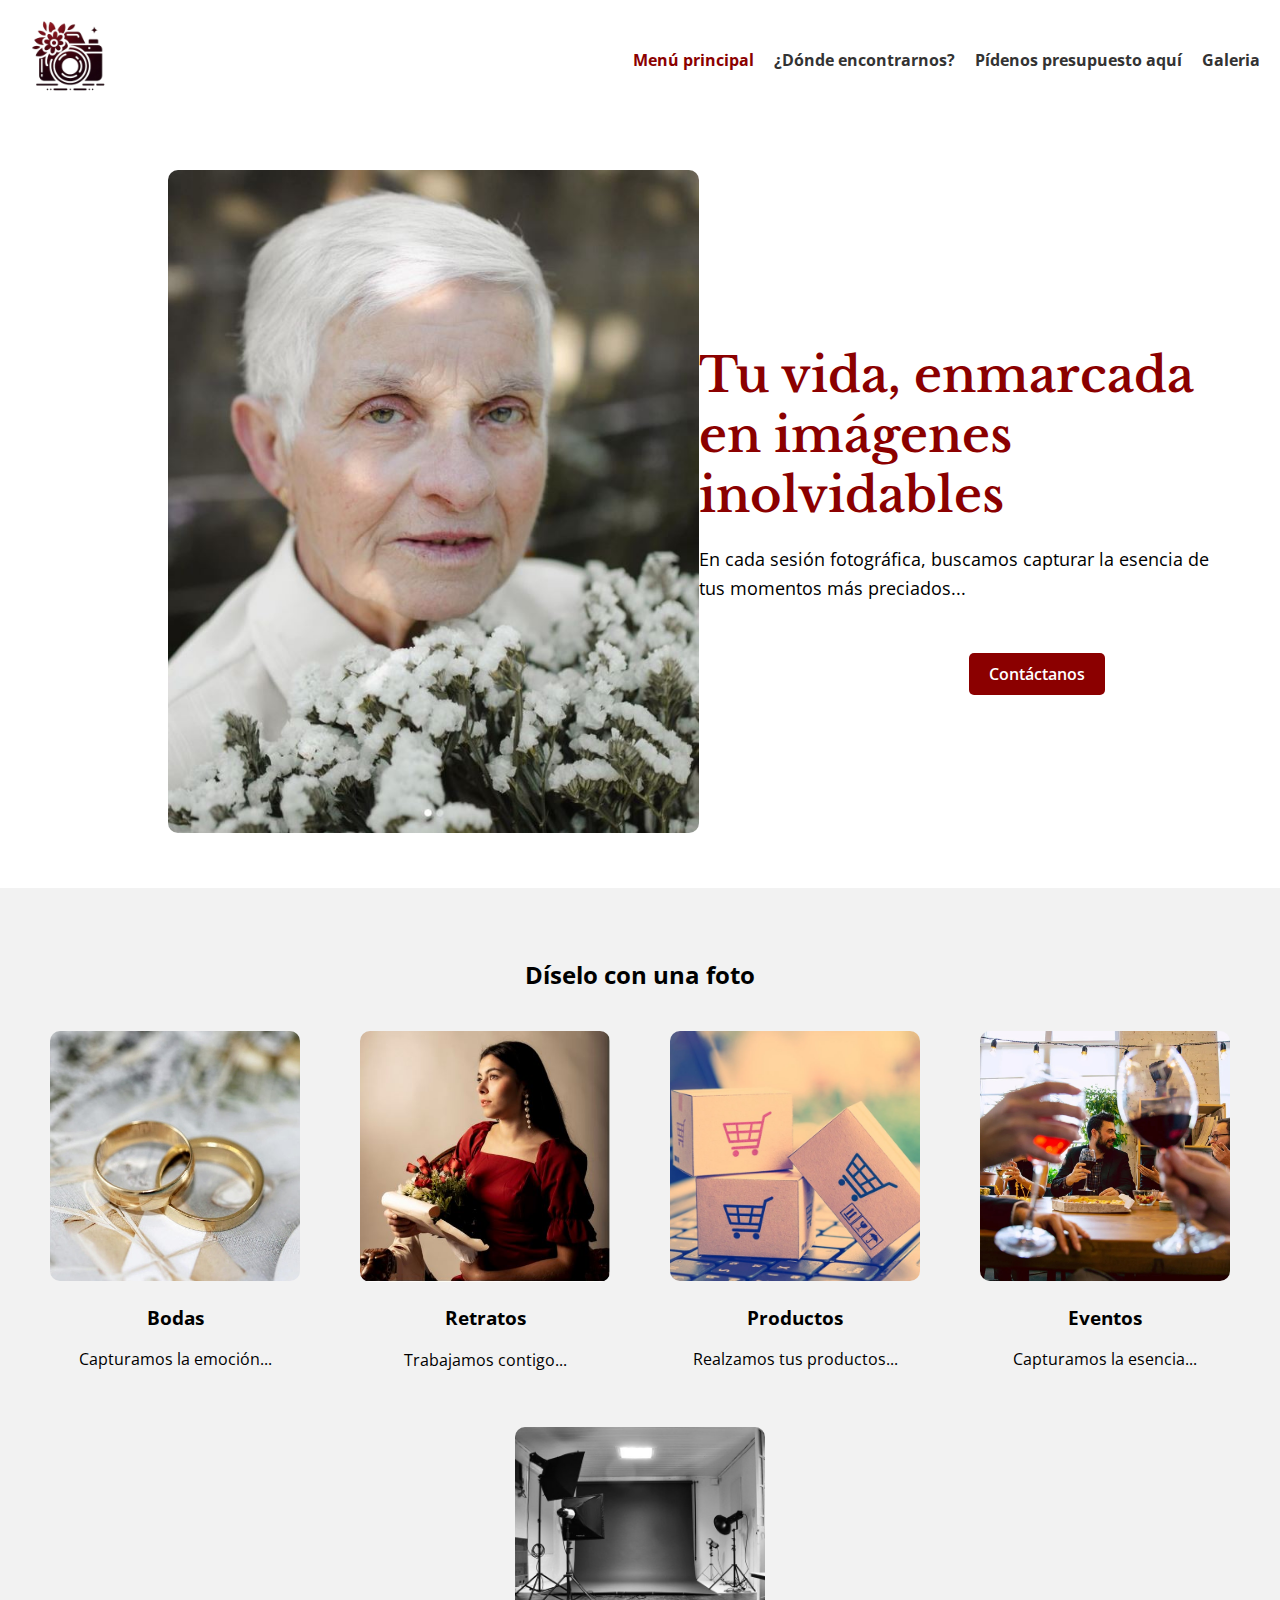
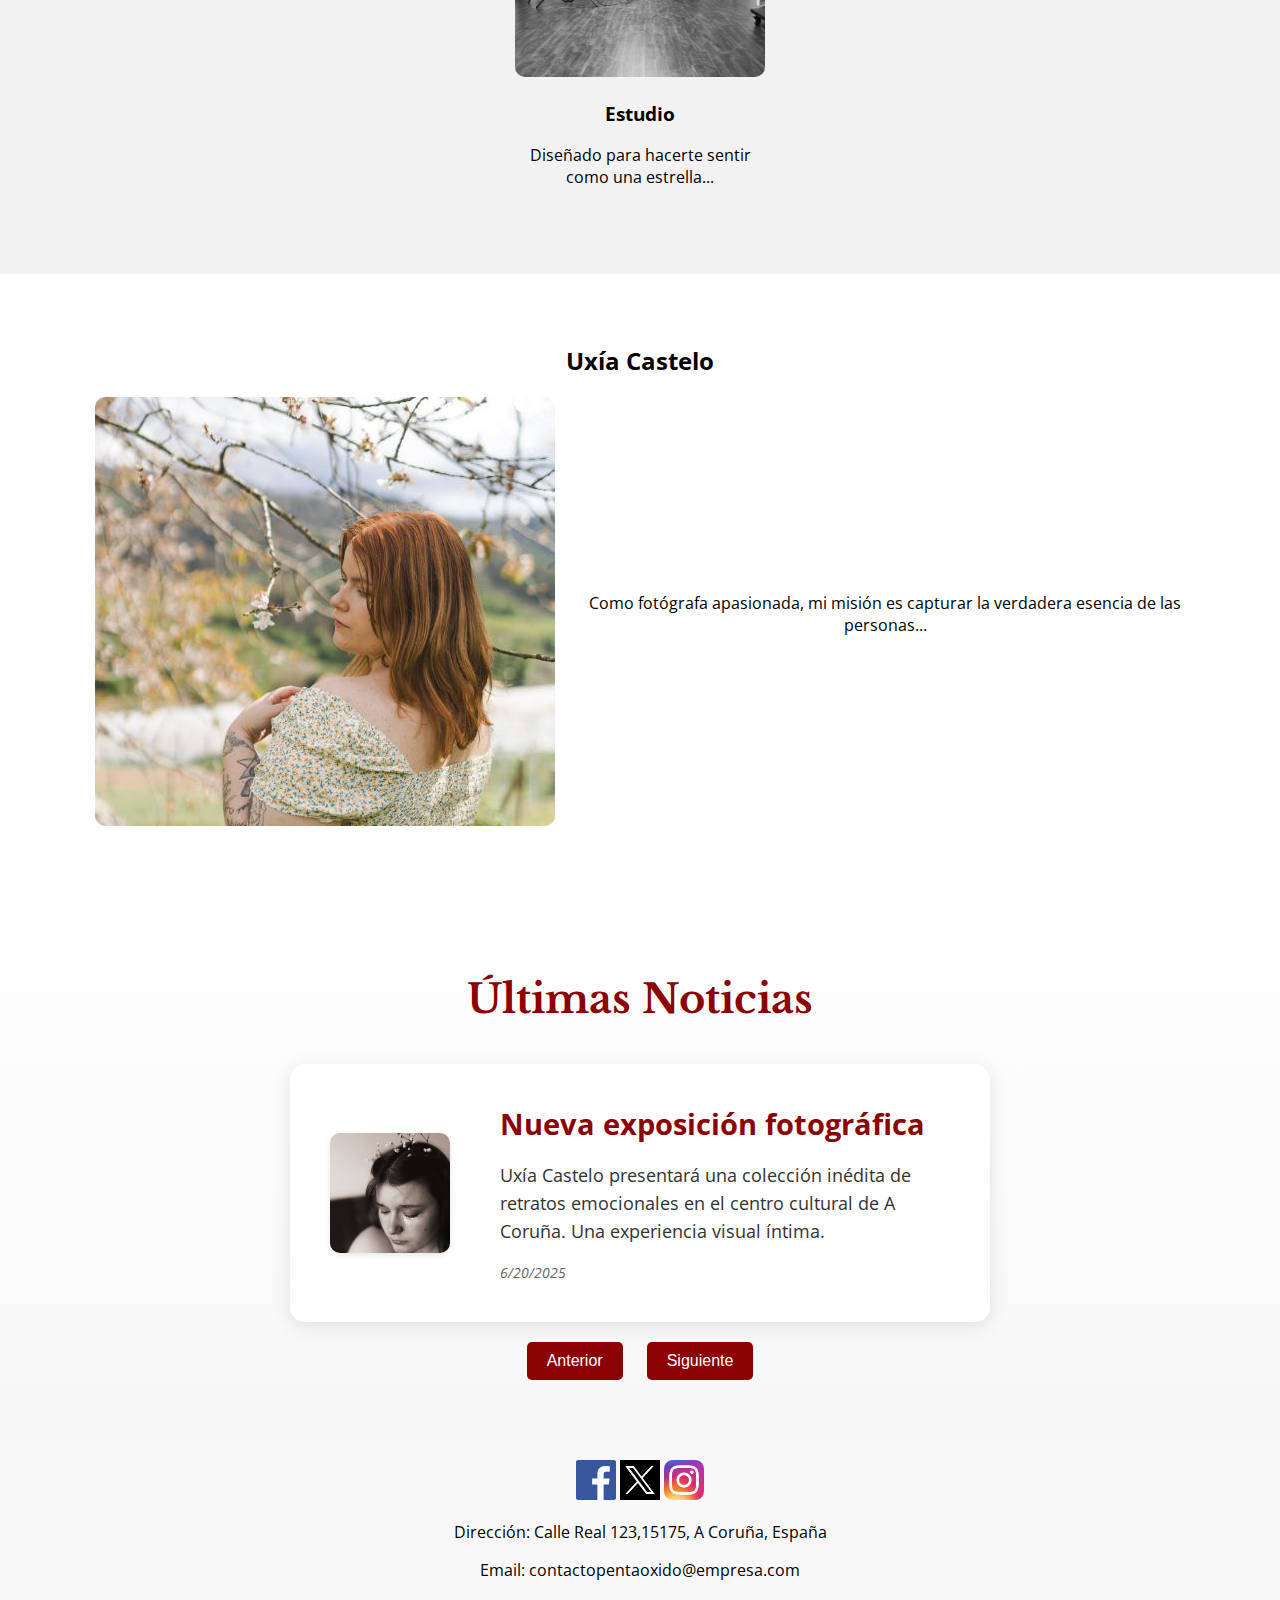
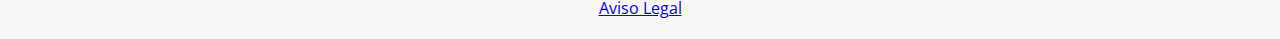
<file: index.html>
<!DOCTYPE html>
<html lang="es">
<head>
    <meta charset="UTF-8">
    <meta name="viewport" content="width=device-width, initial-scale=1.0">
    <title>Pentaoxido</title>
    <link rel="icon" href="/images/iconopentaoxido.png" type="image/png">
    <link rel="stylesheet" href="css/styles.css">
</head>
<body>
    <!-- Menú -->
    <header>
        <nav>
            <div class="logo">
                <a href="/index.html"><img src="/images/iconopentaoxido.png" alt="Logo"></a>
            </div>
            <ul>
                <li><a href="/index.html" class="active">Menú principal</a></li>
                <li><a href="/HTML/contacto.html">¿Dónde encontrarnos?</a></li>
                <li><a href="/HTML/presupuesto.html">Pídenos presupuesto aquí</a></li>
                <li><a href="/HTML/galeria.html">Galeria</a></li>
            </ul>
        </nav>
    </header>

    <!-- Sección 1: Hero -->
    <section id="hero">
        <div class="container">
            <div class="image">
                <img src="images/fotgrafíaportada.JPG" alt="Fotografía principal">
            </div>
            <div class="text">
                <h1>Tu vida, enmarcada en imágenes inolvidables</h1>
                <p>En cada sesión fotográfica, buscamos capturar la esencia de tus momentos más preciados...</p>
                <a href="/HTML/contacto.html" class="btn">Contáctanos</a>
            </div>
        </div>
    </section>

    <!-- Sección 2: Servicios -->
    <section id="services">
        <h2>Díselo con una foto</h2>
        <div class="service-container">
            <!-- servicios... -->
            <div class="service"><img src="images/boda.jpg" alt="Bodas"><h3>Bodas</h3><p>Capturamos la emoción...</p></div>
            <div class="service"><img src="images/retrato.jpg" alt="Retratos"><h3>Retratos</h3><p>Trabajamos contigo...</p></div>
            <div class="service"><img src="images/producto.jpg" alt="Productos"><h3>Productos</h3><p>Realzamos tus productos...</p></div>
            <div class="service"><img src="images/evento.jpg" alt="Eventos"><h3>Eventos</h3><p>Capturamos la esencia...</p></div>
            <div class="service"><img src="images/estudiofotos.jpg" alt="Estudio"><h3>Estudio</h3><p>Diseñado para hacerte sentir como una estrella...</p></div>
        </div>
    </section>

    <!-- Sección 3: Sobre mí -->
    <section id="about">
        <h2>Uxía Castelo</h2>
        <div class="about-container">
            <div class="about-image">
                <img src="images/uxia.JPG" alt="Uxía Castelo">
            </div>
            <div class="about-text">
                <p>Como fotógrafa apasionada, mi misión es capturar la verdadera esencia de las personas...</p>
            </div>
        </div>
    </section>

    <section id="news">
        <h2>Últimas Noticias</h2>
        <div class="news-carousel" id="news-carousel">
            <!-- Noticias dinámicas -->
        </div>
        <div class="carousel-controls">
            <button onclick="prevNews()">Anterior</button>
            <button onclick="nextNews()">Siguiente</button>
        </div>
    </section>

    <!-- Pie de página -->
    <footer>
        <div class="footer-container">
            <div class="logos">
                <a href="https://www.facebook.com/pentaoxido/?locale=es_LA" target="_blank"><img src="/images/redes_sociales/LogoFacebook.png" alt="Facebook"></a>
                <a href="https://twitter.com/pentaoxido" target="_blank"><img src="images/redes_sociales/LogoTwitter.png" alt="Twitter"></a>
                <a href="https://www.instagram.com/pentaoxido/?hl=es" target="_blank"><img src="images/redes_sociales/LogoInstagram.png" alt="Instagram"></a>
            </div>
            <div class="company-info">
                <p>Dirección: Calle Real 123,15175, A Coruña, España</p>
                <p>Email: contactopentaoxido@empresa.com</p>
            </div>
            <div class="legal-info">
                <a href="/HTML/aviso-legal.html" target="_blank">Aviso Legal</a>
            </div>
        </div>
    </footer>

    <!-- Script para cargar noticias -->
    <script>
        let currentNews = 0;
        let newsItems = [];
        let autoSlide;
    
        function renderNews(index) {
            const container = document.getElementById('news-carousel');
            container.innerHTML = '';
            if (newsItems.length > 0) {
                const noticia = newsItems[index];
                const div = document.createElement('div');
                div.className = 'news-slide active';
                div.innerHTML = `
                    <img src="${noticia.imagen || 'images/noticia-default.jpg'}" alt="Miniatura noticia">
                    <div class="text">
                        <div class="news-title" onclick="showNewsModal('${noticia.titulo}', '${noticia.descripcion.replace(/'/g, "\\'")}')">${noticia.titulo}</div>
                        <p>${noticia.descripcion}</p>
                        <small><em>${new Date(noticia.fecha).toLocaleDateString()}</em></small>
                    </div>
                `;
                container.appendChild(div);
            }
        }

    
        function prevNews() {
            currentNews = (currentNews - 1 + newsItems.length) % newsItems.length;
            renderNews(currentNews);
            resetAutoSlide();
        }
    
        function nextNews() {
            currentNews = (currentNews + 1) % newsItems.length;
            renderNews(currentNews);
            resetAutoSlide();
        }
    
        function autoAdvance() {
            nextNews();
        }
    
        function resetAutoSlide() {
            clearInterval(autoSlide);
            autoSlide = setInterval(autoAdvance, 5000); // cada 5 segundos
        }
    
        function showNewsModal(titulo, contenido) {
            alert(`${titulo}\n\n${contenido}`);
        }
    
        document.addEventListener("DOMContentLoaded", () => {
            fetch("noticias.json")
                .then(response => response.json())
                .then(data => {
                    newsItems = data;
                    renderNews(currentNews);
                    autoSlide = setInterval(autoAdvance, 5000);
                })
                .catch(err => console.error("Error cargando noticias:", err));
        });
    </script>
</body>
</html>
</file>
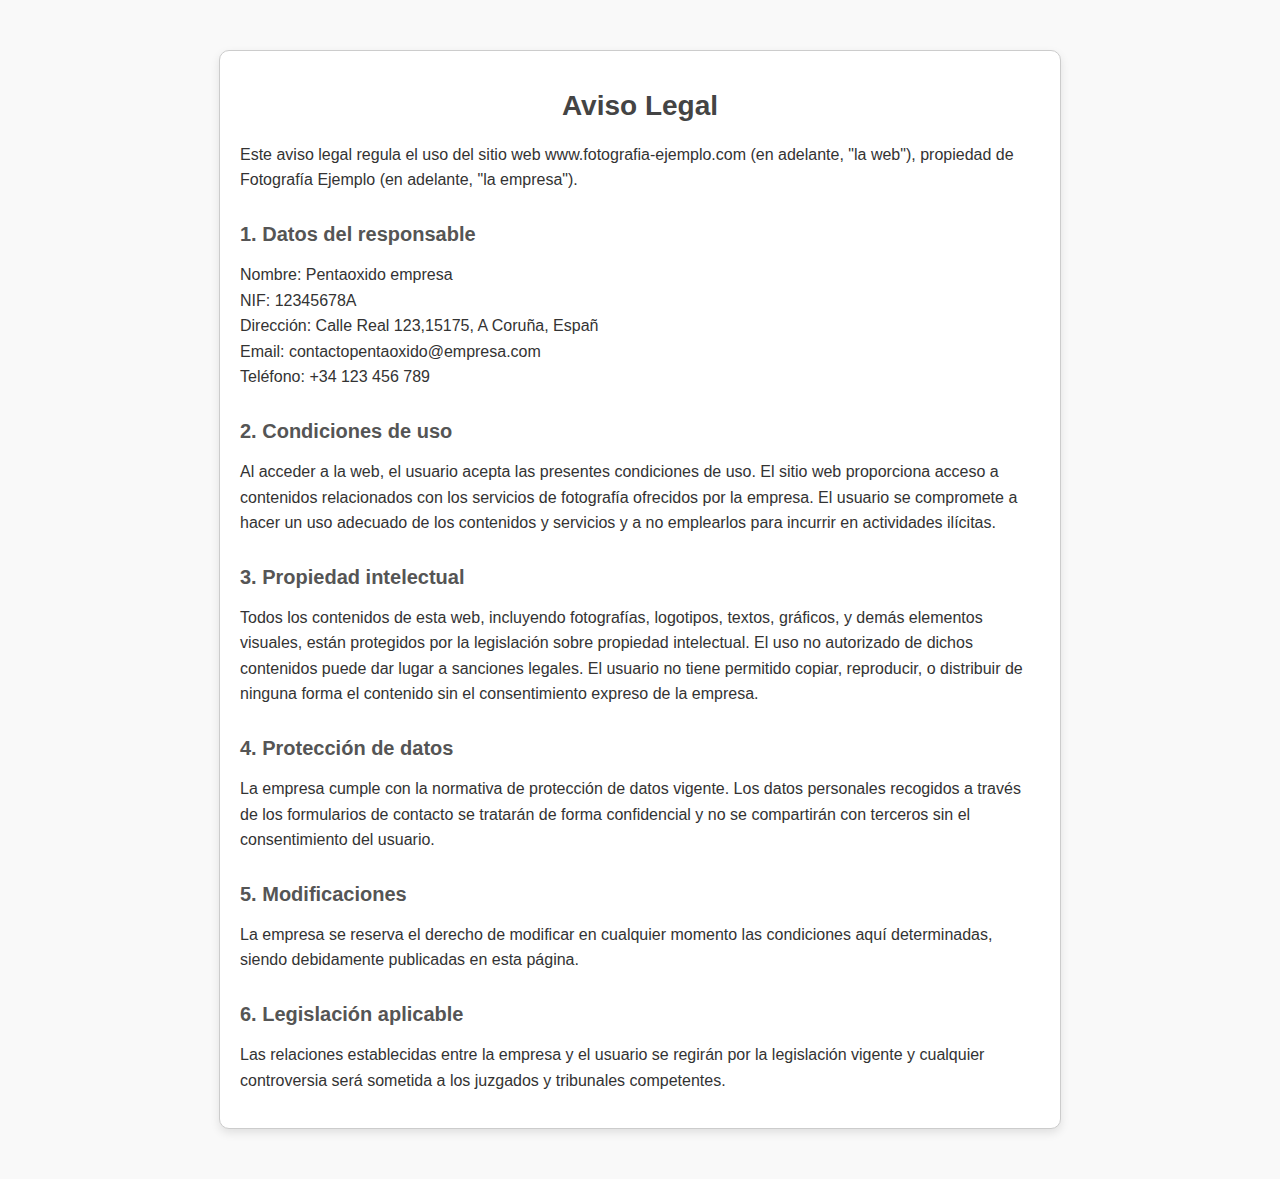
<file: HTML/aviso-legal.html>
<!DOCTYPE html>
<html lang="es">
<head>
    <meta charset="UTF-8">
    <meta name="viewport" content="width=device-width, initial-scale=1.0">
    <title>Aviso Legal</title>
    <link rel="stylesheet" href="/css/styles-aviso.css">
    <link rel="icon" href="/images/iconopentaoxido.png" type="image/png">
</head>
<body>
    <div class="legal-container">
        <h1>Aviso Legal</h1>
        <p>
            Este aviso legal regula el uso del sitio web www.fotografia-ejemplo.com (en adelante, "la web"), propiedad de Fotografía Ejemplo (en adelante, "la empresa").
        </p>

        <h2>1. Datos del responsable</h2>
        <p>
            Nombre: Pentaoxido empresa<br>
            NIF: 12345678A<br>
            Dirección: Calle Real 123,15175, A Coruña, Españ<br>
            Email: contactopentaoxido@empresa.com<br>
            Teléfono: +34 123 456 789
        </p>

        <h2>2. Condiciones de uso</h2>
        <p>
            Al acceder a la web, el usuario acepta las presentes condiciones de uso. El sitio web proporciona acceso a contenidos relacionados con los servicios de fotografía ofrecidos por la empresa. El usuario se compromete a hacer un uso adecuado de los contenidos y servicios y a no emplearlos para incurrir en actividades ilícitas.
        </p>

        <h2>3. Propiedad intelectual</h2>
        <p>
            Todos los contenidos de esta web, incluyendo fotografías, logotipos, textos, gráficos, y demás elementos visuales, están protegidos por la legislación sobre propiedad intelectual. El uso no autorizado de dichos contenidos puede dar lugar a sanciones legales. El usuario no tiene permitido copiar, reproducir, o distribuir de ninguna forma el contenido sin el consentimiento expreso de la empresa.
        </p>

        <h2>4. Protección de datos</h2>
        <p>
            La empresa cumple con la normativa de protección de datos vigente. Los datos personales recogidos a través de los formularios de contacto se tratarán de forma confidencial y no se compartirán con terceros sin el consentimiento del usuario.
        </p>

        <h2>5. Modificaciones</h2>
        <p>
            La empresa se reserva el derecho de modificar en cualquier momento las condiciones aquí determinadas, siendo debidamente publicadas en esta página.
        </p>

        <h2>6. Legislación aplicable</h2>
        <p>
            Las relaciones establecidas entre la empresa y el usuario se regirán por la legislación vigente y cualquier controversia será sometida a los juzgados y tribunales competentes.
        </p>
    </div>
</body>
</html>
</file>
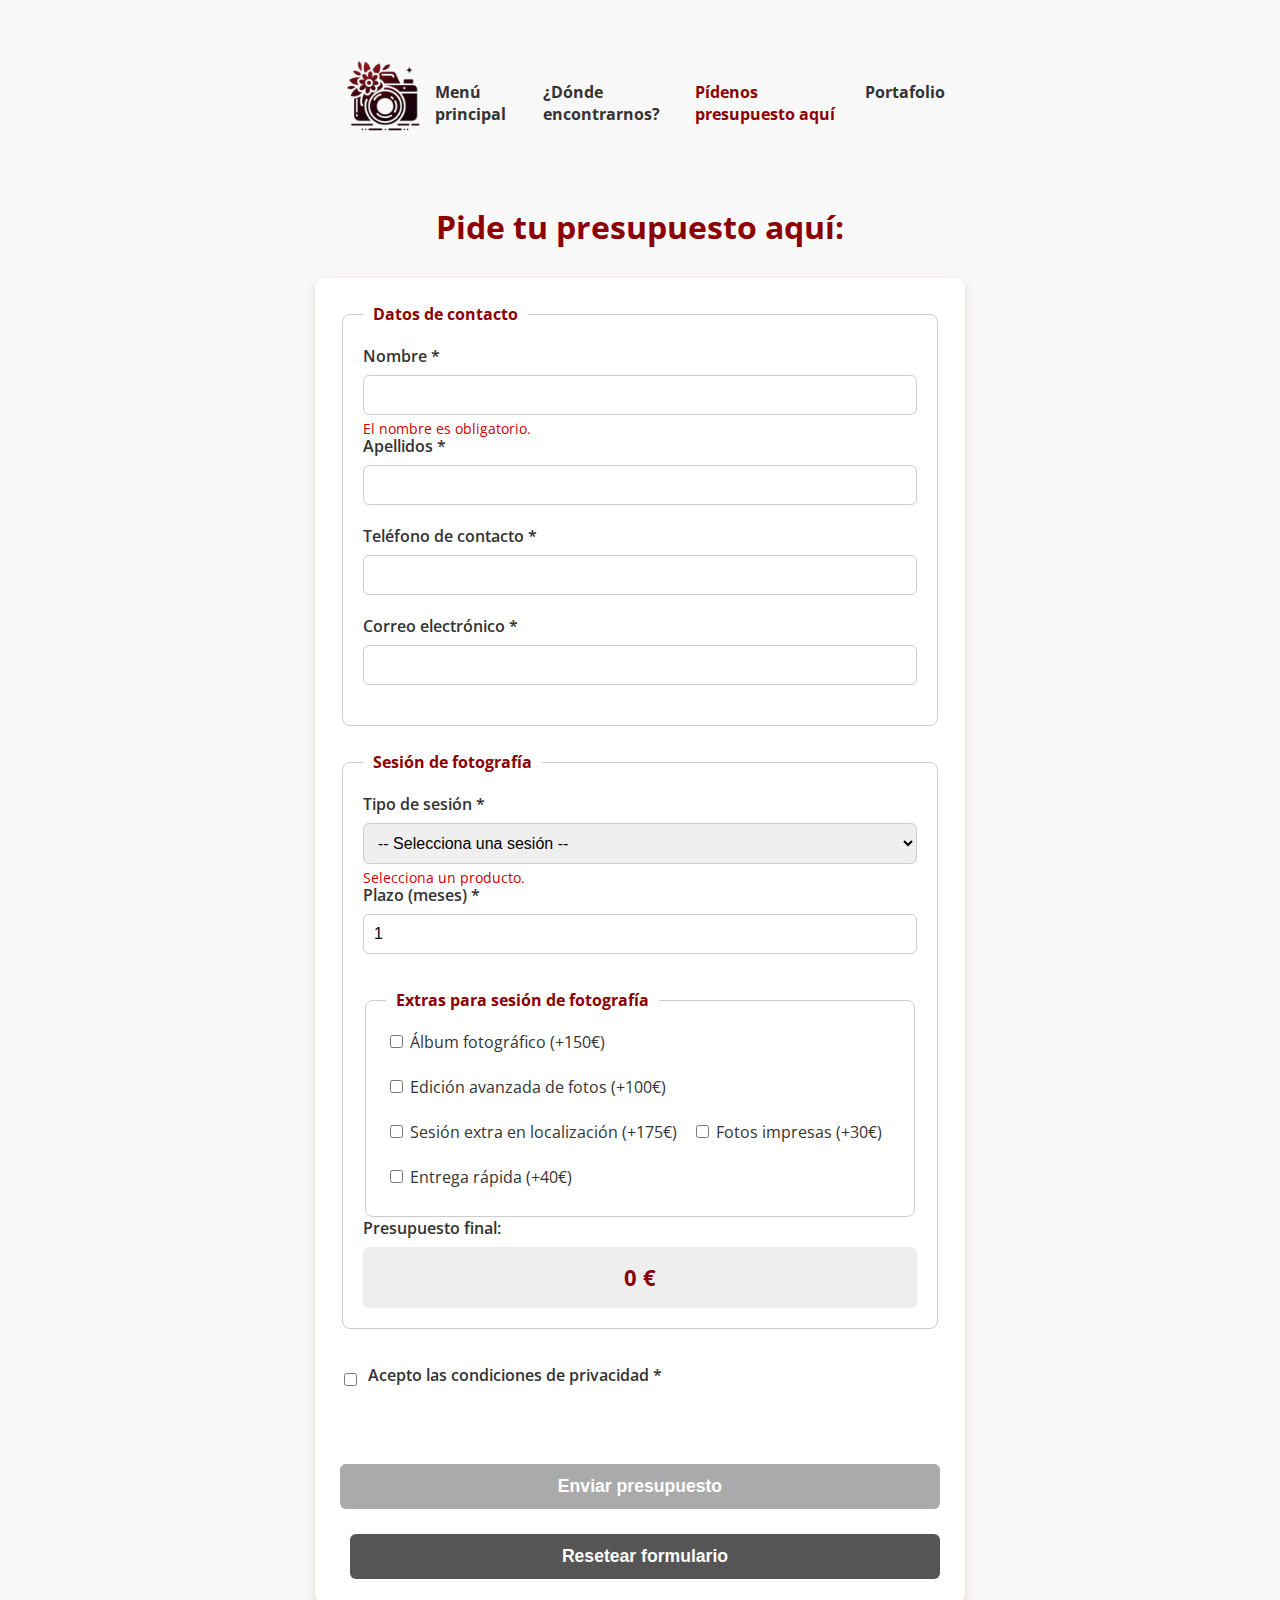
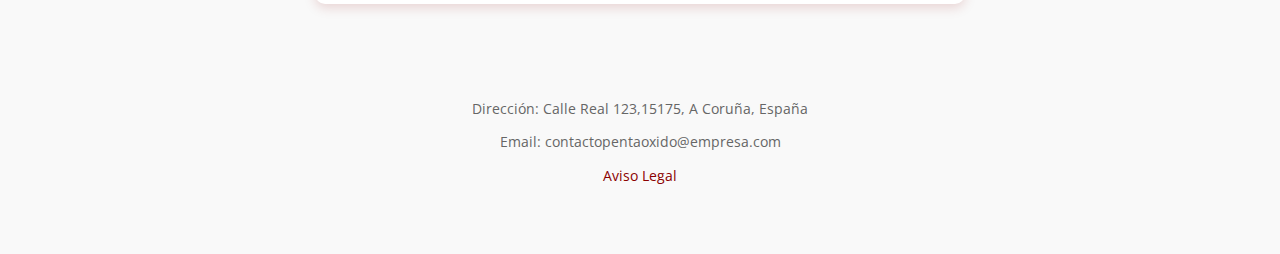
<file: HTML/presupuesto.html>
<!DOCTYPE html>
<html lang="es">
    <head>
        <meta charset="UTF-8">
        <meta name="viewport" content="width=device-width, initial-scale=1">
        <title>Presupuesto</title>
        <link rel="stylesheet" href="/css/styles-presupuesto.css">
    </head>
    <body>
        <header>
        <nav>
            <div class="logo">
            <a href="/index.html">
                <img src="/images/iconopentaoxido.png" alt="Logo">
            </a>
            </div>
            <ul>
            <li><a href="/index.html">Menú principal</a></li>
            <li><a href="/HTML/contacto.html">¿Dónde encontrarnos?</a></li>
            <li><a href="/HTML/presupuesto.html" class="active">Pídenos presupuesto aquí</a></li>
            <li><a href="/HTML/galeria.html">Portafolio</a></li>
            </ul>
        </nav>
        </header>

        <main>
        <h1>Pide tu presupuesto aquí:</h1>

        <form id="form-presupuesto" novalidate>
            <!-- Datos de contacto -->
            <fieldset>
            <legend>Datos de contacto</legend>

            <label for="nombre">Nombre *</label>
            <input type="text" id="nombre" name="nombre" maxlength="15" required>
            <div class="error" id="error-nombre"></div>

            <label for="apellidos">Apellidos *</label>
            <input type="text" id="apellidos" name="apellidos" maxlength="40" required>
            <div class="error" id="error-apellidos"></div>

            <label for="telefono">Teléfono de contacto *</label>
            <input type="tel" id="telefono" name="telefono" maxlength="9" required>
            <div class="error" id="error-telefono"></div>

            <label for="email">Correo electrónico *</label>
            <input type="email" id="email" name="email" required>
            <div class="error" id="error-email"></div>
            </fieldset>

            <!-- Presupuesto -->
            <fieldset>
                <legend>Sesión de fotografía</legend>
            
                <label for="producto">Tipo de sesión *</label>
                <select id="producto" name="producto" required>
                <option value="" disabled selected>-- Selecciona una sesión --</option>
                <option value="150">Sesión Retrato Individual - 150€</option>
                <option value="300">Sesión Familiar - 300€</option>
                <option value="500">Sesión Boda - 500€</option>
                <option value="200">Sesión Evento Corporativo - 200€</option>
                <option value="200">Sesión Newborn (recién nacido)  - 300€</option>
                </select>
                <div class="error" id="error-producto"></div>
            
                <label for="plazo">Plazo (meses) *</label>
                <input type="number" id="plazo" name="plazo" min="1" max="12" value="1" required>
                <div class="error" id="error-plazo"></div>
            
                <fieldset class="checkbox-group" style="margin-top: 15px;">
                <legend>Extras para sesión de fotografía</legend>
                <label><input type="checkbox" name="extras" value="50"> Álbum fotográfico (+150€)</label>
                <label><input type="checkbox" name="extras" value="100"> Edición avanzada de fotos (+100€)</label>
                <label><input type="checkbox" name="extras" value="75"> Sesión extra en localización (+175€)</label>
                <label><input type="checkbox" name="extras" value="30"> Fotos impresas (+30€)</label>
                <label><input type="checkbox" name="extras" value="40"> Entrega rápida (+40€)</label>
                </fieldset>
            
                <label>Presupuesto final:</label>
                <div id="presupuesto-final">0 €</div>
            </fieldset>

            <div class="checkbox-container">
            <input type="checkbox" id="condiciones" required>
            <label for="condiciones">Acepto las condiciones de privacidad *</label>
            </div>
            <div class="error" id="error-condiciones"></div>

            <button type="submit" id="btn-enviar" disabled>Enviar presupuesto</button>
            <button type="reset" id="btn-reset" style="background:#555; margin-left: 10px;">Resetear formulario</button>
        </form>
        </main>

        <footer>
        <div class="footer-container" style="text-align:center; margin-top:40px; font-size: 0.9rem; color:#666;">
            <p>Dirección: Calle Real 123,15175, A Coruña, España</p>
            <p>Email: contactopentaoxido@empresa.com</p>
            <p><a href="/HTML/aviso-legal.html" target="_blank" style="color:#8B0000; text-decoration:none;">Aviso Legal</a></p>
        </div>
        </footer>

        <script>
        const form = document.getElementById("form-presupuesto");
        const nombre = document.getElementById("nombre");
        const apellidos = document.getElementById("apellidos");
        const telefono = document.getElementById("telefono");
        const email = document.getElementById("email");
        const producto = document.getElementById("producto");
        const plazo = document.getElementById("plazo");
        const extras = document.querySelectorAll("input[name='extras']");
        const condiciones = document.getElementById("condiciones");
        const presupuestoFinal = document.getElementById("presupuesto-final");
        const btnEnviar = document.getElementById("btn-enviar");
        const btnReset = document.getElementById("btn-reset");

        // Mensajes de error
        const errorNombre = document.getElementById("error-nombre");
        const errorApellidos = document.getElementById("error-apellidos");
        const errorTelefono = document.getElementById("error-telefono");
        const errorEmail = document.getElementById("error-email");
        const errorProducto = document.getElementById("error-producto");
        const errorPlazo = document.getElementById("error-plazo");
        const errorCondiciones = document.getElementById("error-condiciones");

        // Validaciones
        function validarNombre() {
            const val = nombre.value.trim();
            if (!val) {
            errorNombre.textContent = "El nombre es obligatorio.";
            return false;
            }
            if (!/^[A-Za-zÀ-ÿ\s]+$/.test(val)) {
            errorNombre.textContent = "Sólo letras y espacios permitidos.";
            return false;
            }
            if (val.length > 15) {
            errorNombre.textContent = "Máximo 15 caracteres.";
            return false;
            }
            errorNombre.textContent = "";
            return true;
        }

        function validarApellidos() {
            const val = apellidos.value.trim();
            if (!val) {
            errorApellidos.textContent = "Los apellidos son obligatorios.";
            return false;
            }
            if (!/^[A-Za-zÀ-ÿ\s]+$/.test(val)) {
            errorApellidos.textContent = "Sólo letras y espacios permitidos.";
            return false;
            }
            if (val.length > 40) {
            errorApellidos.textContent = "Máximo 40 caracteres.";
            return false;
            }
            errorApellidos.textContent = "";
            return true;
        }

        function validarTelefono() {
            const val = telefono.value.trim();
            if (!val) {
            errorTelefono.textContent = "El teléfono es obligatorio.";
            return false;
            }
            if (!/^\d{9}$/.test(val)) {
            errorTelefono.textContent = "Debe ser un número de 9 dígitos.";
            return false;
            }
            errorTelefono.textContent = "";
            return true;
        }

        function validarEmail() {
            const val = email.value.trim();
            if (!val) {
            errorEmail.textContent = "El correo es obligatorio.";
            return false;
            }
            const emailRegex = /^[^\s@]+@[^\s@]+\.[^\s@]+$/;
            if (!emailRegex.test(val)) {
            errorEmail.textContent = "Correo no válido.";
            return false;
            }
            errorEmail.textContent = "";
            return true;
        }

        function validarProducto() {
            if (!producto.value) {
            errorProducto.textContent = "Selecciona un producto.";
            return false;
            }
            errorProducto.textContent = "";
            return true;
        }

        function validarPlazo() {
            const val = parseInt(plazo.value, 10);
            if (!val || val < 1 || val > 12) {
            errorPlazo.textContent = "El plazo debe ser entre 1 y 12 meses.";
            return false;
            }
            errorPlazo.textContent = "";
            return true;
        }

        function validarCondiciones() {
            if (!condiciones.checked) {
            errorCondiciones.textContent = "Debes aceptar las condiciones.";
            return false;
            }
            errorCondiciones.textContent = "";
            return true;
        }

        // Calcular presupuesto
        function calcularPresupuesto() {
            if (!validarProducto() || !validarPlazo()) {
            presupuestoFinal.textContent = "0 €";
            return;
            }

            const base = Number(producto.value);
            const plazoMeses = Number(plazo.value);

            let extrasSum = 0;
            extras.forEach(chk => {
            if (chk.checked) extrasSum += Number(chk.value);
            });

            let subtotal = base + extrasSum;

            let descuento = 0;
            if (plazoMeses > 6) {
            descuento = subtotal * 0.1;
            }

            const total = subtotal - descuento;
            presupuestoFinal.textContent = total.toFixed(2) + " €";
        }

        function toggleEnviar() {
            const valido = validarNombre() && validarApellidos() && validarTelefono() && validarEmail() &&
                        validarProducto() && validarPlazo() && validarCondiciones();
            btnEnviar.disabled = !valido;
        }

        nombre.addEventListener("input", () => { validarNombre(); toggleEnviar(); });
        apellidos.addEventListener("input", () => { validarApellidos(); toggleEnviar(); });
        telefono.addEventListener("input", () => { validarTelefono(); toggleEnviar(); });
        email.addEventListener("input", () => { validarEmail(); toggleEnviar(); });
        producto.addEventListener("change", () => { validarProducto(); calcularPresupuesto(); toggleEnviar(); });
        plazo.addEventListener("input", () => { validarPlazo(); calcularPresupuesto(); toggleEnviar(); });
        extras.forEach(chk => chk.addEventListener("change", calcularPresupuesto));
        condiciones.addEventListener("change", () => { validarCondiciones(); toggleEnviar(); });

        window.addEventListener("load", () => {
            calcularPresupuesto();
            toggleEnviar();
        });

        form.addEventListener("submit", (e) => {
            e.preventDefault();

            const nombreOk = validarNombre();
            const apellidosOk = validarApellidos();
            const telefonoOk = validarTelefono();
            const emailOk = validarEmail();
            const productoOk = validarProducto();
            const plazoOk = validarPlazo();
            const condicionesOk = validarCondiciones();

            if (nombreOk && apellidosOk && telefonoOk && emailOk && productoOk && plazoOk && condicionesOk) {
            alert("Formulario enviado correctamente.\nPresupuesto final: " + presupuestoFinal.textContent);
            form.reset();
            presupuestoFinal.textContent = "0 €";
            btnEnviar.disabled = true;
            } else {
            alert("Por favor, corrige los errores antes de enviar.");
            }
        });

        btnReset.addEventListener("click", () => {
            setTimeout(() => {
            presupuestoFinal.textContent = "0 €";
            errorNombre.textContent = "";
            errorApellidos.textContent = "";
            errorTelefono.textContent = "";
            errorEmail.textContent = "";
            errorProducto.textContent = "";
            errorPlazo.textContent = "";
            errorCondiciones.textContent = "";
            btnEnviar.disabled = true;
            }, 0);
        });
        </script>
    </body>
</html>
</file>
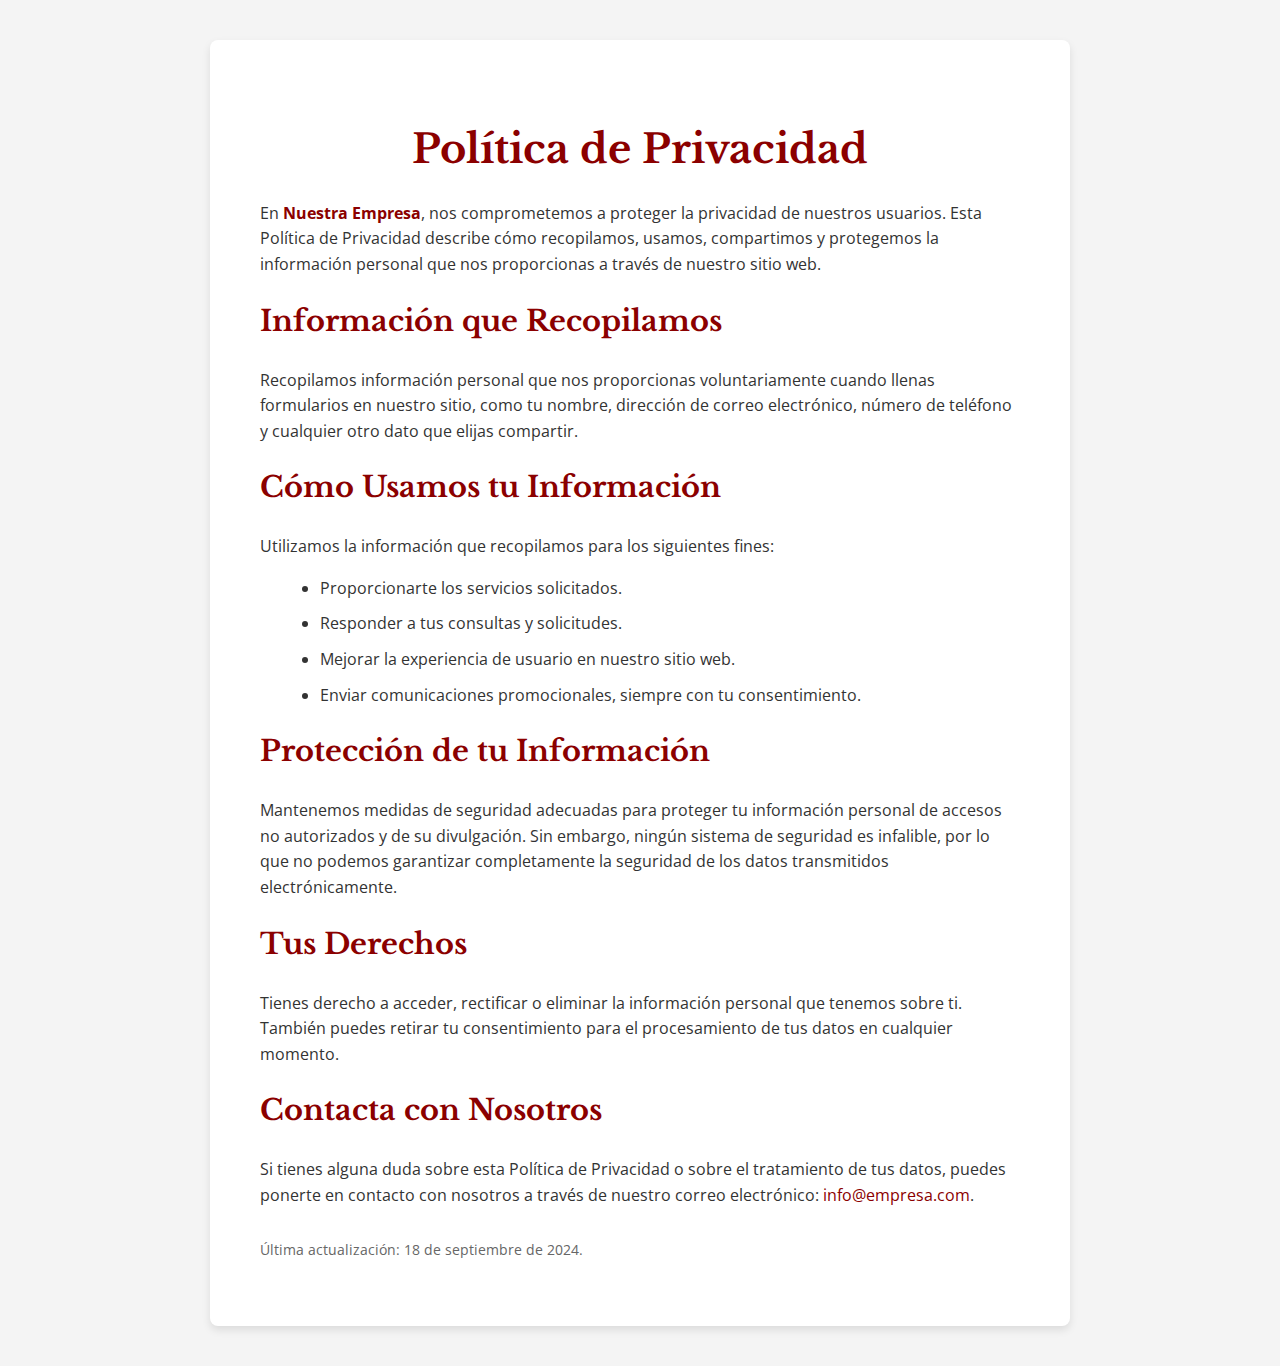
<file: HTML/privacidad.html>
<!DOCTYPE html>
<html lang="es">
<head>
    <meta charset="UTF-8">
    <meta name="viewport" content="width=device-width, initial-scale=1.0">
    <title>Política de Privacidad</title>
    <link rel="stylesheet" href="/css/styles-privacidad.css">
    <link rel="icon" href="/images/iconopentaoxido.png" type="image/png">
</head>
<body>
    <main>
        <section class="privacy-container">
            <h1>Política de Privacidad</h1>
            <p>En <strong>Nuestra Empresa</strong>, nos comprometemos a proteger la privacidad de nuestros usuarios. Esta Política de Privacidad describe cómo recopilamos, usamos, compartimos y protegemos la información personal que nos proporcionas a través de nuestro sitio web.</p>
            
            <h2>Información que Recopilamos</h2>
            <p>Recopilamos información personal que nos proporcionas voluntariamente cuando llenas formularios en nuestro sitio, como tu nombre, dirección de correo electrónico, número de teléfono y cualquier otro dato que elijas compartir.</p>

            <h2>Cómo Usamos tu Información</h2>
            <p>Utilizamos la información que recopilamos para los siguientes fines:</p>
            <ul>
                <li>Proporcionarte los servicios solicitados.</li>
                <li>Responder a tus consultas y solicitudes.</li>
                <li>Mejorar la experiencia de usuario en nuestro sitio web.</li>
                <li>Enviar comunicaciones promocionales, siempre con tu consentimiento.</li>
            </ul>

            <h2>Protección de tu Información</h2>
            <p>Mantenemos medidas de seguridad adecuadas para proteger tu información personal de accesos no autorizados y de su divulgación. Sin embargo, ningún sistema de seguridad es infalible, por lo que no podemos garantizar completamente la seguridad de los datos transmitidos electrónicamente.</p>

            <h2>Tus Derechos</h2>
            <p>Tienes derecho a acceder, rectificar o eliminar la información personal que tenemos sobre ti. También puedes retirar tu consentimiento para el procesamiento de tus datos en cualquier momento.</p>

            <h2>Contacta con Nosotros</h2>
            <p>Si tienes alguna duda sobre esta Política de Privacidad o sobre el tratamiento de tus datos, puedes ponerte en contacto con nosotros a través de nuestro correo electrónico: <a href="mailto:info@empresa.com">info@empresa.com</a>.</p>

            <p><small>Última actualización: 18 de septiembre de 2024.</small></p>
        </section>
    </main>
</body>
</html>
</file>
<file: css/styles.css>
/* Tipografías */
@import url('https://fonts.googleapis.com/css2?family=Libre+Baskerville:wght@400;700&family=Open+Sans:wght@400;600&display=swap');

body {
    font-family: 'Open Sans', sans-serif;
    margin: 0;
    padding: 0;
}

/* Estilos para el header y el menú de navegación */
header {
    font-weight: bold;
    background-color: #f8f8f8;
    padding: 10px 20px;
    display: flex;
    justify-content: space-between;
    align-items: center; 
}

nav {
    display: flex;
    align-items: center;
    width: 100%;
}

.logo img {
    width: 100px;
    height: 100px;
    vertical-align: middle; 
}

nav ul {
    list-style: none;
    margin: 0;
    padding: 0;
    display: flex;
    justify-content: flex-end;
    flex-grow: 1;
}

nav ul li {
    display: inline;
    margin-left: 20px;
}

nav ul li a {
    text-decoration: none;
    color: #333;
    font-weight: bold;
    line-height: 1;
}

nav ul li a.active {
    color: #8B0000; 
}

header {
    position: sticky;
    top: 0;
    z-index: 1000;
    background-color: white; 
}

#hero .container {
    display: flex;
    flex-direction: row;
    justify-content: center;
    align-items: center;
    padding: 50px;
}

#hero .image {
    flex: 1;
    margin-left: 10%;
}

#hero .image img {
    max-width: 100%;
    height: auto;
    border-radius: 10px;
}

#hero .text {
    flex: 1;
    max-width: 600px;
    margin-left: 0%;
}

#hero .text h1 {
    font-family: 'Libre Baskerville', serif;
    font-weight: 600;
    font-size: 3rem;
    color: #8B0000;
    margin-bottom: 20px;
}

#hero .text p {
    font-family: 'Open Sans', sans-serif;
    font-size: 1.125rem;
    line-height: 1.6;
    margin-bottom: 30px;
}

#hero .btn {
    display: inline-block;
    padding: 10px 20px;
    background-color: #8B0000;
    color: #fff;
    text-decoration: none;
    border-radius: 5px;
    font-family: 'Open Sans', sans-serif;
    font-weight: 600;
    margin-left: 270px;
} 

.container {
    display: flex;
    flex-direction: row;
    justify-content: center;
    align-items: center;
    padding: 50px;
}

.image img {
    max-width: 100%;
    height: auto;
    border-radius: 10px;
}

.text {
    max-width: 600px;
    margin-left: 30px;
}

.text h1 {
    color: #8B0000;
}

.btn {
    display: inline-block;
    padding: 10px 20px;
    background-color: #8B0000;
    color: #fff;
    text-decoration: none;
    border-radius: 5px;
    margin-top: 20px;
}

/* Segundo divisor */
#services {
    background-color: #f2f2f2;
    padding: 50px 20px;
    text-align: center;
}

.service-container {
    display: flex;
    justify-content: space-around;
    flex-wrap: wrap;
}

.service {
    max-width: 250px;
    margin: 20px;
}

.service img {
    max-width: 100%;
    height: auto;
    border-radius: 10px;
}

.services{
    width: 12rem;
    height: 12rem; 
    border-radius: 2.5rem;
    overflow:hidden;
}

.service{
    width: 100%;
    height: 100%; 
    object-fit: cover;
}

.service img {
    transition: scale 400ms;
}

.service:hover img{
    scale: 1.4;
}

/* Tercer divisor */
#about {
    padding: 50px 20px;
    text-align: center;
}

.about-container {
    display: flex;
    justify-content: center;
    align-items: center;
}

.about-image img {
    max-width: 100%;
    height: auto;
    border-radius: 10px;
}

.about-text {
    max-width: 600px;
    margin-left: 30px;
}

footer {
    background-color: #f8f8f8;
    text-align: center;
    padding: 20px;
}

.logos a img {
    width: 40px; 
    height: 40px;
    transition: transform 0.3s;
}

/* Cuarto divisor */
#news {
    padding: 60px 20px;
    background: linear-gradient(to bottom, #ffffff, #f7f7f7);
    text-align: center;
}

#news h2 {
    font-family: 'Libre Baskerville', serif;
    font-size: 2.5em;
    margin-bottom: 40px;
    color: #8B0000;
    animation: fadeSlideDown 0.7s ease-in-out;
}

.news-carousel {
    position: relative;
    max-width: 700px;
    margin: 0 auto;
    overflow: hidden;
    border-radius: 15px;
    box-shadow: 0 4px 20px rgba(0, 0, 0, 0.1);
    background-color: #ffffff;
}

.news-slide {
    display: none;
    padding: 40px;
    border-radius: 15px;
    text-align: left;
    display: flex;
    flex-direction: row;
    align-items: center;
    gap: 20px;
}

.news-slide img {
    width: 120px;
    height: 120px;
    object-fit: cover;
    border-radius: 10px;
    flex-shrink: 0;
    box-shadow: 0 2px 6px rgba(0,0,0,0.1);
}

.news-slide.active {
    display: flex;
    animation: fadeIn 0.6s ease-in-out;
}

@keyframes fadeIn {
    from {
        opacity: 0;
        transform: translateY(20px);
    }
    to {
        opacity: 1;
        transform: translateY(0);
    }
}

@keyframes fadeSlideDown {
    from {
        opacity: 0;
        transform: translateY(-20px);
    }
    to {
        opacity: 1;
        transform: translateY(0);
    }
}

.news-title {
    font-size: 1.8em;
    font-weight: bold;
    color: #8B0000;
    cursor: pointer;
    margin-bottom: 10px;
    text-decoration: none;
    transition: color 0.3s ease-in-out;
    animation: fadeIn 0.5s ease-in-out;
}

.news-title:hover {
    color: #b22222;
}

.news-slide .text {
    flex-grow: 1;
}

.news-slide p {
    font-size: 1.1em;
    color: #333333;
    line-height: 1.6;
}

.news-slide small {
    display: block;
    margin-top: 10px;
    font-size: 0.9em;
    color: #666666;
}

.carousel-controls {
    margin-top: 20px;
}

.carousel-controls button {
    padding: 10px 20px;
    margin: 0 10px;
    background-color: #8B0000;
    color: #ffffff;
    font-size: 1em;
    border: none;
    border-radius: 5px;
    cursor: pointer;
    transition: background-color 0.3s ease-in-out;
}

.carousel-controls button:hover {
    background-color: #a52a2a;
}
</file>
<file: css/styles-aviso.css>
/* Estilos generales */
body {
    font-family: 'Arial', sans-serif;
    margin: 0;
    padding: 0;
    background-color: #f9f9f9;
    color: #333;
}
/* Resaltador de navegación*/
nav ul li a.active {
    font-weight: bold;
    color: #5a230d; 
    border-bottom: 2px solid #5a230d; 
}

header {
    background-color: #f8f8f8;
    padding: 10px 20px;
    text-align: right;
}

nav ul {
    list-style: none;
    margin: 0;
    padding: 0;
}

header {
    position: sticky;
    top: 0;
    z-index: 1000;
    background-color: white; 
}

nav ul li {
    display: inline;
    margin-left: 20px;
}

nav ul li a {
    text-decoration: none;
    color: #333;
}

/* Contenedor principal del aviso legal */
.legal-container {
    max-width: 800px;
    margin: 50px auto;
    padding: 20px;
    background-color: #fff;
    border: 1px solid #ccc;
    border-radius: 10px;
    box-shadow: 0px 4px 10px rgba(0, 0, 0, 0.1);
}

/* Encabezados */
h1 {
    text-align: center;
    color: #444;
    font-size: 28px;
    margin-bottom: 20px;
}

h2 {
    color: #555;
    font-size: 20px;
    margin-top: 30px;
    margin-bottom: 10px;
}

/* Párrafos */
p {
    line-height: 1.6;
    margin-bottom: 15px;
    color: #333;

}

footer {
    background-color: #f8f8f8;
    text-align: center;
    padding: 20px;
}


.logos a img {
    width: 40px; 
    height: 40px;
    transition: transform 0.3s;
}
</file>
<file: css/styles-presupuesto.css>
@import url('https://fonts.googleapis.com/css2?family=Libre+Baskerville:wght@400;700&family=Open+Sans:wght@400;600&display=swap');

body {
    font-family: 'Open Sans', sans-serif;
    max-width: 650px;
    margin: 40px auto;
    background: #f9f9f9;
    padding: 0 15px;
    color: #333;
}

header nav {
    display: flex;
    justify-content: space-between;
    align-items: center;
    background: #f8f8f8;
    padding: 10px 20px;
    margin-bottom: 40px;
}

header {
    position: sticky;
    top: 0;
    z-index: 1000;
    background-color: white; 
}

.logo img {
    width: 100px;
    height: 100px;
}
nav ul {
    list-style: none;
    display: flex;
    gap: 20px;
    margin: 0;
    padding: 0;
}
nav ul li a {
    text-decoration: none;
    font-weight: bold;
    color: #333;
}
nav ul li a.active {
    color: #8B0000;
}

h1 {
    text-align: center;
    margin-bottom: 30px;
    color: #8B0000;
}

form {
    background: white;
    padding: 25px;
    border-radius: 10px;
    box-shadow: 0 4px 12px rgba(139,0,0,0.15);
    display: flex;
    flex-direction: column;
    gap: 25px;
}

fieldset {
    border: 1px solid #ccc;
    padding: 20px;
    border-radius: 8px;
}
legend {
    font-weight: 700;
    color: #8B0000;
    padding: 0 10px;
}

label {
    display: block;
    margin-bottom: 8px;
    font-weight: 600;
}

input[type="text"],
input[type="email"],
input[type="tel"],
input[type="number"],
select,
textarea {
    width: 100%;
    padding: 10px;
    font-size: 1rem;
    border-radius: 6px;
    border: 1px solid #ccc;
    box-sizing: border-box;
}

textarea {
    resize: vertical;
}

.checkbox-group {
    display: flex;
    flex-wrap: wrap;
    gap: 15px;
}
.checkbox-group label {
    font-weight: normal;
}

#presupuesto-final {
    background: #eee;
    padding: 15px;
    border-radius: 6px;
    font-weight: 700;
    font-size: 1.4rem;
    color: #8B0000;
    text-align: center;
}

.error {
    color: #cc0000;
    font-size: 0.9rem;
    margin-top: 4px;
    height: 16px;
}

.checkbox-container {
    margin-top: 10px;
    display: flex;
    align-items: center;
}
.checkbox-container label {
    margin-left: 8px;
    font-weight: 600;
}

button {
    padding: 12px;
    font-weight: 700;
    font-size: 1.1rem;
    border: none;
    border-radius: 6px;
    cursor: pointer;
    background-color: #8B0000;
    color: white;
    transition: background-color 0.3s ease;
}

button:disabled {
    background-color: #aaa;
    cursor: not-allowed;
}

button:hover:not(:disabled) {
    background-color: #a22a2a;
}

footer {
    margin-top: 40px;
    padding: 15px;
    font-size: 0.9rem;
    color: #666;
    text-align: center;
}
</file>
<file: css/styles-privacidad.css>
/* Tipografías */
@import url('https://fonts.googleapis.com/css2?family=Libre+Baskerville:wght@400;700&family=Open+Sans:wght@400;600&display=swap');

/* Estilos generales */
body {
    margin: 0;
    padding: 0;
    font-family: 'Open Sans', sans-serif;
    background-color: #f4f4f4;
    color: #333;
    line-height: 1.6;
}

main {
    margin: 40px auto;
    max-width: 800px;
    background-color: #fff;
    padding: 30px;
    border-radius: 8px;
    box-shadow: 0 4px 8px rgba(0, 0, 0, 0.1);
}

.logo img {
    width: 100px;
    height: 100px;
    vertical-align: middle; 
}

/* Contenedor de la política de privacidad */
.privacy-container {
    padding: 20px;
}

h1, h2 {
    color: #8B0000;
    font-family: 'Libre Baskerville', serif;
}

h1 {
    font-size: 2.5rem;
    text-align: center;
    margin-bottom: 20px;
}

h2 {
    font-size: 1.8rem;
    margin-top: 20px;
}

p {
    font-size: 1rem;
    margin-bottom: 15px;
}

ul {
    margin-left: 20px;
    list-style-type: disc;
}

ul li {
    margin-bottom: 10px;
}

strong {
    color: #8B0000;
}

/* Enlaces */
a {
    color: #8B0000;
    text-decoration: none;
}

a:hover {
    text-decoration: underline;
}

small {
    display: block;
    margin-top: 30px;
    font-size: 0.9rem;
    color: #666;
}

/* Responsive design para pantallas pequeñas */
@media (max-width: 600px) {
    main {
        padding: 15px;
    }

    h1 {
        font-size: 2rem;
    }

    h2 {
        font-size: 1.5rem;
    }
}
</file>
